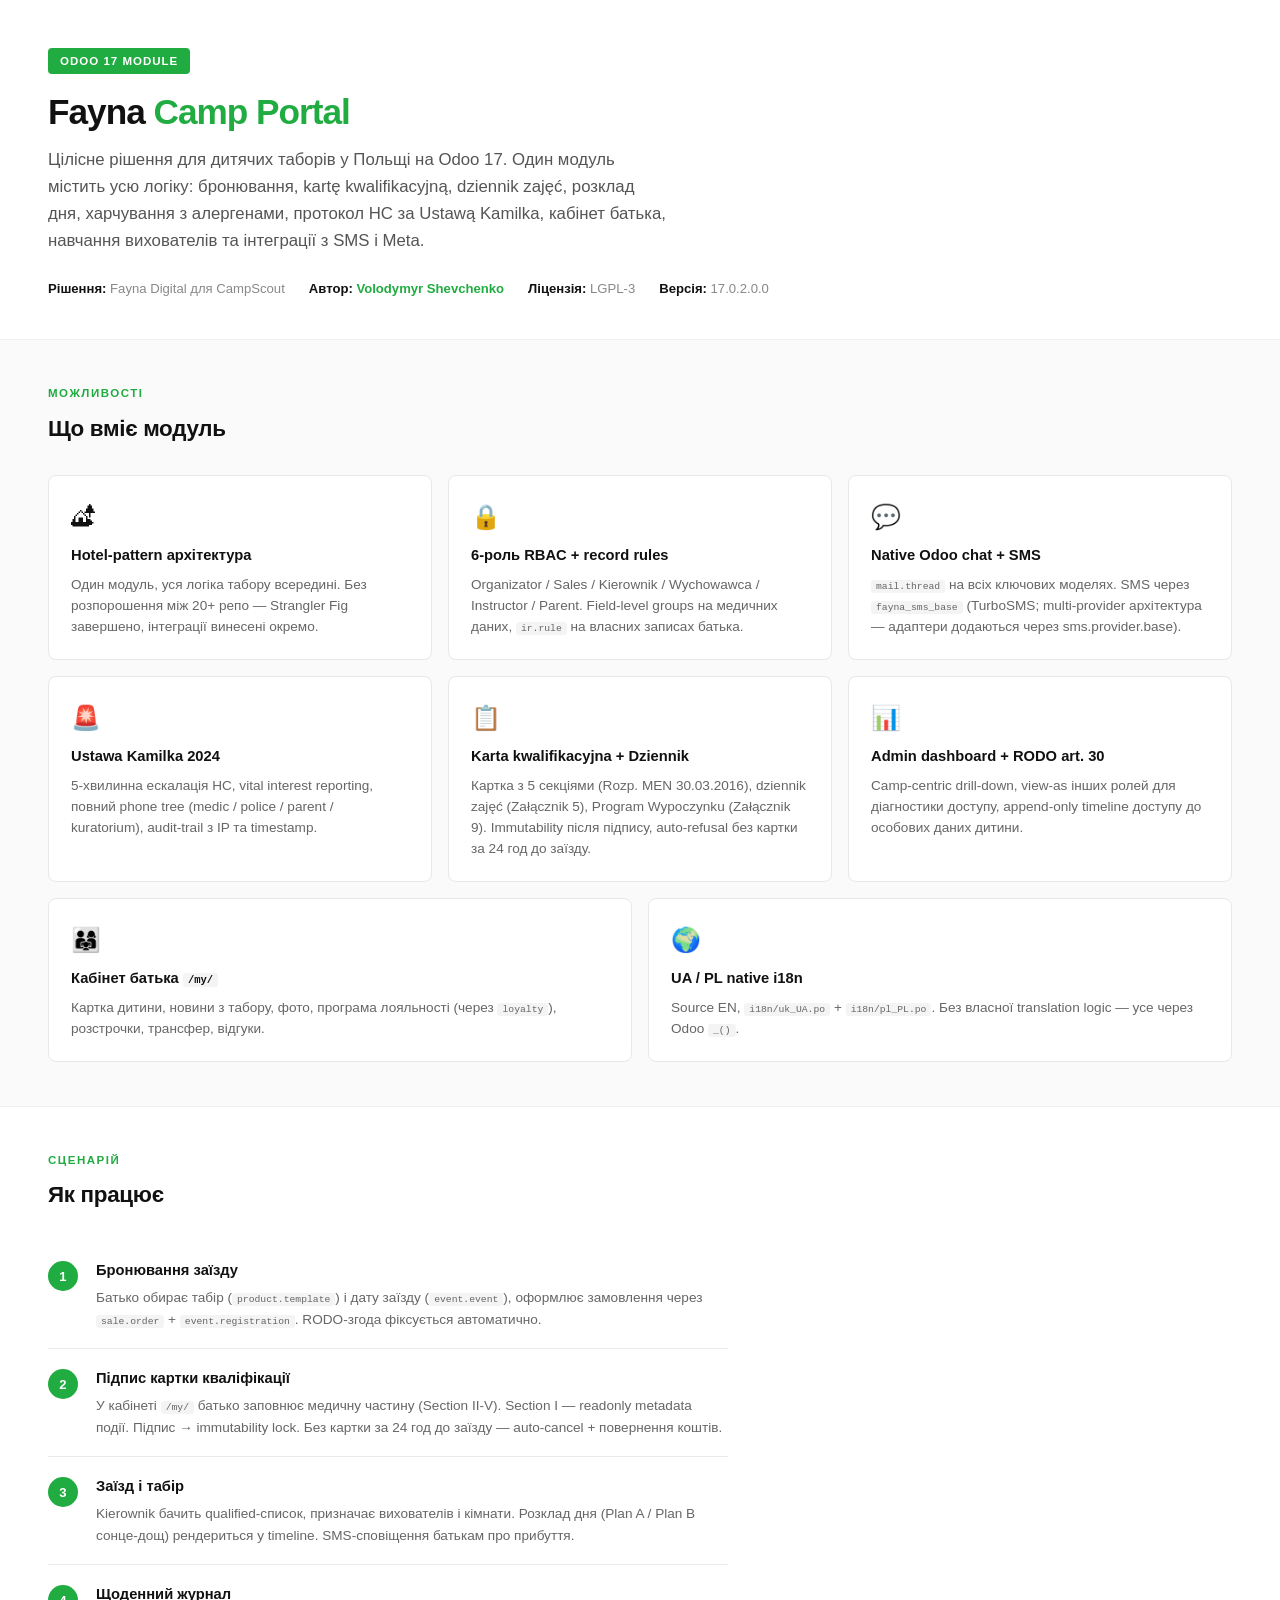
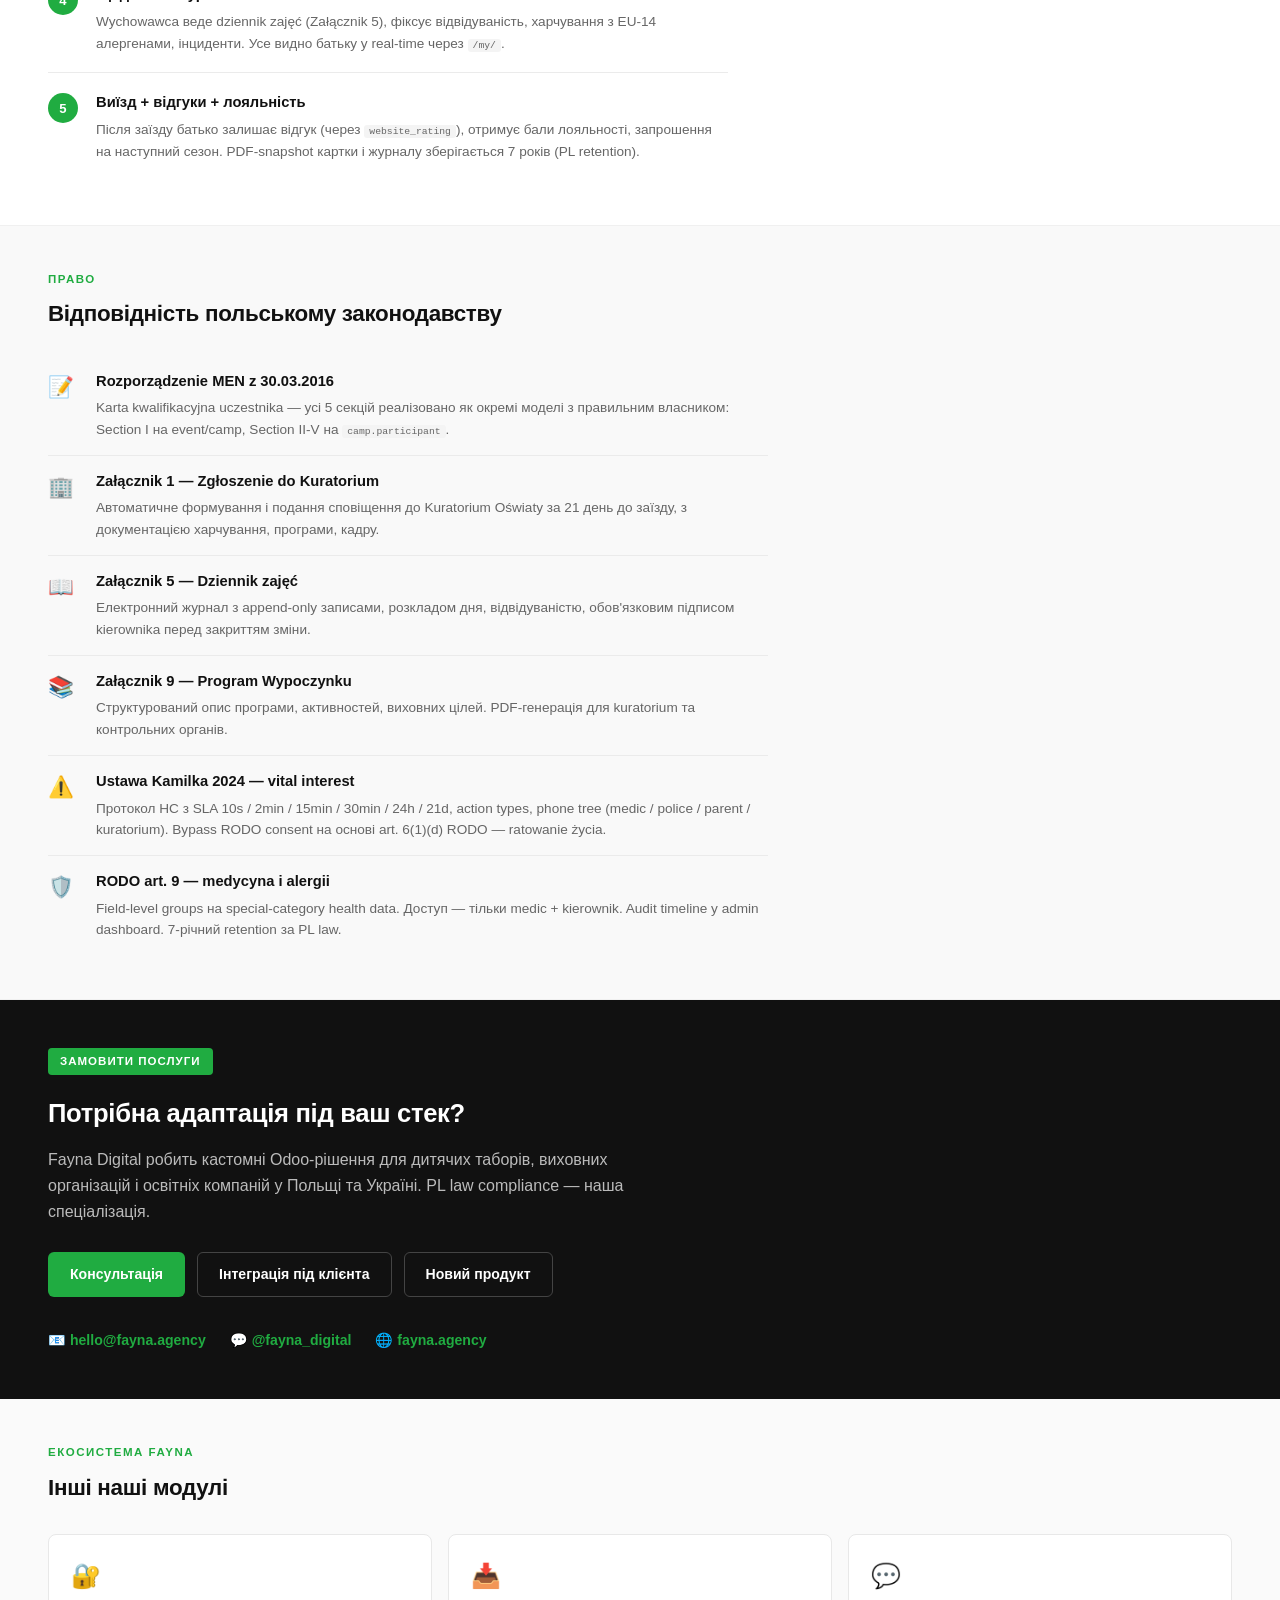
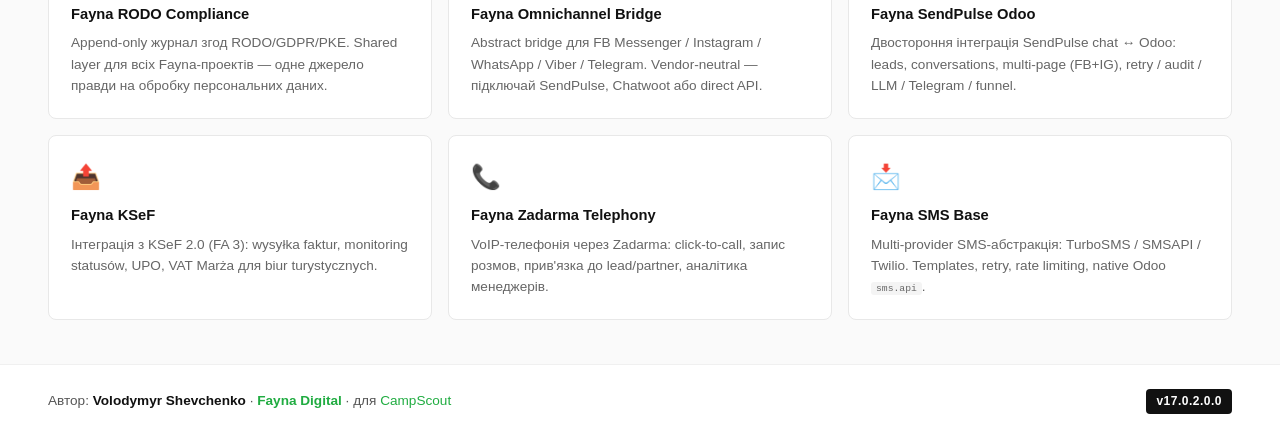
<file: static/description/index.html>
<html lang="uk">
<head><meta charset="utf-8"/></head>
<body style="font-family:-apple-system,BlinkMacSystemFont,'Segoe UI',Roboto,sans-serif;background:#fff;color:#111;line-height:1.6;margin:0;padding:0;">

<!-- HERO -->
<section style="padding:48px 48px 40px;border-bottom:1px solid #f0f0f0;">
  <div style="display:inline-block;background:#20ac41;color:#fff;font-size:0.72em;font-weight:700;letter-spacing:1px;text-transform:uppercase;padding:4px 12px;border-radius:4px;margin-bottom:18px;">Odoo 17 Module</div>
  <h1 style="font-size:2.2em;font-weight:800;letter-spacing:-1px;color:#111;line-height:1.15;margin:0 0 14px;">Fayna <span style="color:#20ac41;">Camp Portal</span></h1>
  <p style="font-size:1.05em;color:#555;max-width:620px;margin:0 0 24px;">Цілісне рішення для дитячих таборів у Польщі на Odoo 17. Один модуль містить усю логіку: бронювання, kartę kwalifikacyjną, dziennik zajęć, розклад дня, харчування з алергенами, протокол НС за Ustawą Kamilka, кабінет батька, навчання вихователів та інтеграції з SMS і Meta.</p>
  <div style="display:flex;gap:24px;flex-wrap:wrap;">
    <span style="font-size:0.82em;color:#888;"><strong style="color:#111;">Рішення:</strong> Fayna Digital для CampScout</span>
    <span style="font-size:0.82em;color:#888;"><strong style="color:#111;">Автор:</strong> <a href="https://fayna.agency" style="color:#20ac41;font-weight:600;text-decoration:none;">Volodymyr Shevchenko</a></span>
    <span style="font-size:0.82em;color:#888;"><strong style="color:#111;">Ліцензія:</strong> LGPL-3</span>
    <span style="font-size:0.82em;color:#888;"><strong style="color:#111;">Версія:</strong> 17.0.2.0.0</span>
  </div>
</section>

<!-- FEATURES -->
<section style="padding:44px 48px;border-bottom:1px solid #f0f0f0;background:#fafafa;">
  <div style="font-size:0.72em;font-weight:700;letter-spacing:1.5px;text-transform:uppercase;color:#20ac41;margin-bottom:8px;">Можливості</div>
  <h2 style="font-size:1.4em;font-weight:800;color:#111;margin:0 0 28px;letter-spacing:-0.3px;">Що вміє модуль</h2>
  <div style="display:flex;gap:16px;flex-wrap:wrap;">

    <div style="flex:1;min-width:240px;border:1px solid #e8e8e8;border-radius:8px;padding:22px;background:#fff;">
      <div style="font-size:1.5em;margin-bottom:8px;" aria-label="namet">&#127957;</div>
      <h4 style="font-size:0.92em;font-weight:700;color:#111;margin:0 0 6px;">Hotel-pattern архітектура</h4>
      <p style="font-size:0.85em;color:#666;margin:0;line-height:1.55;">Один модуль, уся логіка табору всередині. Без розпорошення між 20+ репо &#8212; Strangler Fig завершено, інтеграції винесені окремо.</p>
    </div>

    <div style="flex:1;min-width:240px;border:1px solid #e8e8e8;border-radius:8px;padding:22px;background:#fff;">
      <div style="font-size:1.5em;margin-bottom:8px;" aria-label="lock">&#128274;</div>
      <h4 style="font-size:0.92em;font-weight:700;color:#111;margin:0 0 6px;">6-роль RBAC + record rules</h4>
      <p style="font-size:0.85em;color:#666;margin:0;line-height:1.55;">Organizator / Sales / Kierownik / Wychowawca / Instructor / Parent. Field-level groups на медичних даних, <code style="background:#f4f4f4;border-radius:3px;padding:1px 5px;font-size:0.88em;">ir.rule</code> на власних записах батька.</p>
    </div>

    <div style="flex:1;min-width:240px;border:1px solid #e8e8e8;border-radius:8px;padding:22px;background:#fff;">
      <div style="font-size:1.5em;margin-bottom:8px;" aria-label="chat">&#128172;</div>
      <h4 style="font-size:0.92em;font-weight:700;color:#111;margin:0 0 6px;">Native Odoo chat + SMS</h4>
      <p style="font-size:0.85em;color:#666;margin:0;line-height:1.55;"><code style="background:#f4f4f4;border-radius:3px;padding:1px 5px;font-size:0.88em;">mail.thread</code> на всіх ключових моделях. SMS через <code style="background:#f4f4f4;border-radius:3px;padding:1px 5px;font-size:0.88em;">fayna_sms_base</code> (TurboSMS; multi-provider архітектура &#8212; адаптери додаються через sms.provider.base).</p>
    </div>

    <div style="flex:1;min-width:240px;border:1px solid #e8e8e8;border-radius:8px;padding:22px;background:#fff;">
      <div style="font-size:1.5em;margin-bottom:8px;" aria-label="alert">&#128680;</div>
      <h4 style="font-size:0.92em;font-weight:700;color:#111;margin:0 0 6px;">Ustawa Kamilka 2024</h4>
      <p style="font-size:0.85em;color:#666;margin:0;line-height:1.55;">5-хвилинна ескалація НС, vital interest reporting, повний phone tree (medic / police / parent / kuratorium), audit-trail з IP та timestamp.</p>
    </div>

    <div style="flex:1;min-width:240px;border:1px solid #e8e8e8;border-radius:8px;padding:22px;background:#fff;">
      <div style="font-size:1.5em;margin-bottom:8px;" aria-label="clipboard">&#128203;</div>
      <h4 style="font-size:0.92em;font-weight:700;color:#111;margin:0 0 6px;">Karta kwalifikacyjna + Dziennik</h4>
      <p style="font-size:0.85em;color:#666;margin:0;line-height:1.55;">Картка з 5 секціями (Rozp. MEN 30.03.2016), dziennik zajęć (Załącznik 5), Program Wypoczynku (Załącznik 9). Immutability після підпису, auto-refusal без картки за 24 год до заїзду.</p>
    </div>

    <div style="flex:1;min-width:240px;border:1px solid #e8e8e8;border-radius:8px;padding:22px;background:#fff;">
      <div style="font-size:1.5em;margin-bottom:8px;" aria-label="dashboard">&#128202;</div>
      <h4 style="font-size:0.92em;font-weight:700;color:#111;margin:0 0 6px;">Admin dashboard + RODO art. 30</h4>
      <p style="font-size:0.85em;color:#666;margin:0;line-height:1.55;">Camp-centric drill-down, view-as інших ролей для діагностики доступу, append-only timeline доступу до особових даних дитини.</p>
    </div>

    <div style="flex:1;min-width:240px;border:1px solid #e8e8e8;border-radius:8px;padding:22px;background:#fff;">
      <div style="font-size:1.5em;margin-bottom:8px;" aria-label="family">&#128104;&#8205;&#128105;&#8205;&#128103;</div>
      <h4 style="font-size:0.92em;font-weight:700;color:#111;margin:0 0 6px;">Кабінет батька <code style="background:#f4f4f4;border-radius:3px;padding:1px 5px;font-size:0.88em;">/my/</code></h4>
      <p style="font-size:0.85em;color:#666;margin:0;line-height:1.55;">Картка дитини, новини з табору, фото, програма лояльності (через <code style="background:#f4f4f4;border-radius:3px;padding:1px 5px;font-size:0.88em;">loyalty</code>), розстрочки, трансфер, відгуки.</p>
    </div>

    <div style="flex:1;min-width:240px;border:1px solid #e8e8e8;border-radius:8px;padding:22px;background:#fff;">
      <div style="font-size:1.5em;margin-bottom:8px;" aria-label="globe">&#127757;</div>
      <h4 style="font-size:0.92em;font-weight:700;color:#111;margin:0 0 6px;">UA / PL native i18n</h4>
      <p style="font-size:0.85em;color:#666;margin:0;line-height:1.55;">Source EN, <code style="background:#f4f4f4;border-radius:3px;padding:1px 5px;font-size:0.88em;">i18n/uk_UA.po</code> + <code style="background:#f4f4f4;border-radius:3px;padding:1px 5px;font-size:0.88em;">i18n/pl_PL.po</code>. Без власної translation logic &#8212; усе через Odoo <code style="background:#f4f4f4;border-radius:3px;padding:1px 5px;font-size:0.88em;">_()</code>.</p>
    </div>

  </div>
</section>

<!-- FLOW -->
<section style="padding:44px 48px;border-bottom:1px solid #f0f0f0;">
  <div style="font-size:0.72em;font-weight:700;letter-spacing:1.5px;text-transform:uppercase;color:#20ac41;margin-bottom:8px;">Сценарій</div>
  <h2 style="font-size:1.4em;font-weight:800;color:#111;margin:0 0 28px;letter-spacing:-0.3px;">Як працює</h2>
  <div style="max-width:680px;">

    <div style="display:flex;gap:18px;padding:18px 0;border-bottom:1px solid #ebebeb;">
      <div style="width:30px;height:30px;min-width:30px;border-radius:50%;background:#20ac41;color:#fff;display:flex;align-items:center;justify-content:center;font-size:0.82em;font-weight:800;margin-top:2px;">1</div>
      <div><h5 style="font-size:0.92em;font-weight:700;color:#111;margin:0 0 4px;">Бронювання заїзду</h5><p style="font-size:0.85em;color:#666;margin:0;">Батько обирає табір (<code style="background:#f4f4f4;border-radius:3px;padding:1px 5px;font-size:0.88em;">product.template</code>) і дату заїзду (<code style="background:#f4f4f4;border-radius:3px;padding:1px 5px;font-size:0.88em;">event.event</code>), оформлює замовлення через <code style="background:#f4f4f4;border-radius:3px;padding:1px 5px;font-size:0.88em;">sale.order</code> + <code style="background:#f4f4f4;border-radius:3px;padding:1px 5px;font-size:0.88em;">event.registration</code>. RODO-згода фіксується автоматично.</p></div>
    </div>

    <div style="display:flex;gap:18px;padding:18px 0;border-bottom:1px solid #ebebeb;">
      <div style="width:30px;height:30px;min-width:30px;border-radius:50%;background:#20ac41;color:#fff;display:flex;align-items:center;justify-content:center;font-size:0.82em;font-weight:800;margin-top:2px;">2</div>
      <div><h5 style="font-size:0.92em;font-weight:700;color:#111;margin:0 0 4px;">Підпис картки кваліфікації</h5><p style="font-size:0.85em;color:#666;margin:0;">У кабінеті <code style="background:#f4f4f4;border-radius:3px;padding:1px 5px;font-size:0.88em;">/my/</code> батько заповнює медичну частину (Section II-V). Section I &#8212; readonly metadata події. Підпис &#8594; immutability lock. Без картки за 24 год до заїзду &#8212; auto-cancel + повернення коштів.</p></div>
    </div>

    <div style="display:flex;gap:18px;padding:18px 0;border-bottom:1px solid #ebebeb;">
      <div style="width:30px;height:30px;min-width:30px;border-radius:50%;background:#20ac41;color:#fff;display:flex;align-items:center;justify-content:center;font-size:0.82em;font-weight:800;margin-top:2px;">3</div>
      <div><h5 style="font-size:0.92em;font-weight:700;color:#111;margin:0 0 4px;">Заїзд і табір</h5><p style="font-size:0.85em;color:#666;margin:0;">Kierownik бачить qualified-список, призначає вихователів і кімнати. Розклад дня (Plan A / Plan B сонце-дощ) рендериться у timeline. SMS-сповіщення батькам про прибуття.</p></div>
    </div>

    <div style="display:flex;gap:18px;padding:18px 0;border-bottom:1px solid #ebebeb;">
      <div style="width:30px;height:30px;min-width:30px;border-radius:50%;background:#20ac41;color:#fff;display:flex;align-items:center;justify-content:center;font-size:0.82em;font-weight:800;margin-top:2px;">4</div>
      <div><h5 style="font-size:0.92em;font-weight:700;color:#111;margin:0 0 4px;">Щоденний журнал</h5><p style="font-size:0.85em;color:#666;margin:0;">Wychowawca веде dziennik zajęć (Załącznik 5), фіксує відвідуваність, харчування з EU-14 алергенами, інциденти. Усе видно батьку у real-time через <code style="background:#f4f4f4;border-radius:3px;padding:1px 5px;font-size:0.88em;">/my/</code>.</p></div>
    </div>

    <div style="display:flex;gap:18px;padding:18px 0;">
      <div style="width:30px;height:30px;min-width:30px;border-radius:50%;background:#20ac41;color:#fff;display:flex;align-items:center;justify-content:center;font-size:0.82em;font-weight:800;margin-top:2px;">5</div>
      <div><h5 style="font-size:0.92em;font-weight:700;color:#111;margin:0 0 4px;">Виїзд + відгуки + лояльність</h5><p style="font-size:0.85em;color:#666;margin:0;">Після заїзду батько залишає відгук (через <code style="background:#f4f4f4;border-radius:3px;padding:1px 5px;font-size:0.88em;">website_rating</code>), отримує бали лояльності, запрошення на наступний сезон. PDF-snapshot картки і журналу зберігається 7 років (PL retention).</p></div>
    </div>

  </div>
</section>

<!-- LAW COMPLIANCE -->
<section style="padding:44px 48px;border-bottom:1px solid #f0f0f0;background:#f9f9f9;">
  <div style="font-size:0.72em;font-weight:700;letter-spacing:1.5px;text-transform:uppercase;color:#20ac41;margin-bottom:8px;">Право</div>
  <h2 style="font-size:1.4em;font-weight:800;color:#111;margin:0 0 24px;letter-spacing:-0.3px;">Відповідність польському законодавству</h2>
  <div style="max-width:720px;">

    <div style="display:flex;gap:18px;padding:14px 0;border-bottom:1px solid #ebebeb;">
      <div style="font-size:1.3em;min-width:30px;" aria-label="document">&#128221;</div>
      <div><h5 style="font-size:0.92em;font-weight:700;color:#111;margin:0 0 4px;">Rozporządzenie MEN z 30.03.2016</h5><p style="font-size:0.85em;color:#666;margin:0;">Karta kwalifikacyjna uczestnika &#8212; усі 5 секцій реалізовано як окремі моделі з правильним власником: Section I на event/camp, Section II-V на <code style="background:#f4f4f4;border-radius:3px;padding:1px 5px;font-size:0.88em;">camp.participant</code>.</p></div>
    </div>

    <div style="display:flex;gap:18px;padding:14px 0;border-bottom:1px solid #ebebeb;">
      <div style="font-size:1.3em;min-width:30px;" aria-label="building">&#127970;</div>
      <div><h5 style="font-size:0.92em;font-weight:700;color:#111;margin:0 0 4px;">Załącznik 1 &#8212; Zgłoszenie do Kuratorium</h5><p style="font-size:0.85em;color:#666;margin:0;">Автоматичне формування і подання сповіщення до Kuratorium Oświaty за 21 день до заїзду, з документацією харчування, програми, кадру.</p></div>
    </div>

    <div style="display:flex;gap:18px;padding:14px 0;border-bottom:1px solid #ebebeb;">
      <div style="font-size:1.3em;min-width:30px;" aria-label="book">&#128214;</div>
      <div><h5 style="font-size:0.92em;font-weight:700;color:#111;margin:0 0 4px;">Załącznik 5 &#8212; Dziennik zajęć</h5><p style="font-size:0.85em;color:#666;margin:0;">Електронний журнал з append-only записами, розкладом дня, відвідуваністю, обов'язковим підписом kierownika перед закриттям зміни.</p></div>
    </div>

    <div style="display:flex;gap:18px;padding:14px 0;border-bottom:1px solid #ebebeb;">
      <div style="font-size:1.3em;min-width:30px;" aria-label="program">&#128218;</div>
      <div><h5 style="font-size:0.92em;font-weight:700;color:#111;margin:0 0 4px;">Załącznik 9 &#8212; Program Wypoczynku</h5><p style="font-size:0.85em;color:#666;margin:0;">Структурований опис програми, активностей, виховних цілей. PDF-генерація для kuratorium та контрольних органів.</p></div>
    </div>

    <div style="display:flex;gap:18px;padding:14px 0;border-bottom:1px solid #ebebeb;">
      <div style="font-size:1.3em;min-width:30px;" aria-label="warning">&#9888;&#65039;</div>
      <div><h5 style="font-size:0.92em;font-weight:700;color:#111;margin:0 0 4px;">Ustawa Kamilka 2024 &#8212; vital interest</h5><p style="font-size:0.85em;color:#666;margin:0;">Протокол НС з SLA 10s / 2min / 15min / 30min / 24h / 21d, action types, phone tree (medic / police / parent / kuratorium). Bypass RODO consent на основі art. 6(1)(d) RODO &#8212; ratowanie życia.</p></div>
    </div>

    <div style="display:flex;gap:18px;padding:14px 0;">
      <div style="font-size:1.3em;min-width:30px;" aria-label="shield">&#128737;&#65039;</div>
      <div><h5 style="font-size:0.92em;font-weight:700;color:#111;margin:0 0 4px;">RODO art. 9 &#8212; medycyna i alergii</h5><p style="font-size:0.85em;color:#666;margin:0;">Field-level groups на special-category health data. Доступ &#8212; тільки medic + kierownik. Audit timeline у admin dashboard. 7-річний retention за PL law.</p></div>
    </div>

  </div>
</section>

<!-- CTA -->
<section style="padding:48px 48px;background:#111;color:#fff;">
  <div style="display:inline-block;background:#20ac41;color:#fff;font-size:0.72em;font-weight:700;letter-spacing:1px;text-transform:uppercase;padding:4px 12px;border-radius:4px;margin-bottom:18px;">Замовити послуги</div>
  <h2 style="font-size:1.6em;font-weight:800;color:#fff;margin:0 0 14px;letter-spacing:-0.3px;">Потрібна адаптація під ваш стек?</h2>
  <p style="font-size:1em;color:#bbb;max-width:580px;margin:0 0 28px;">Fayna Digital робить кастомні Odoo-рішення для дитячих таборів, виховних організацій і освітніх компаній у Польщі та Україні. PL law compliance &#8212; наша спеціалізація.</p>
  <div style="display:flex;gap:12px;flex-wrap:wrap;margin-bottom:32px;">
    <a href="mailto:hello@fayna.agency?subject=Camp%20Portal%20%E2%80%94%20%D0%9A%D0%BE%D0%BD%D1%81%D1%83%D0%BB%D1%8C%D1%82%D0%B0%D1%86%D1%96%D1%8F" style="display:inline-block;background:#20ac41;color:#fff;font-size:0.88em;font-weight:700;padding:11px 22px;border-radius:6px;text-decoration:none;">Консультація</a>
    <a href="mailto:hello@fayna.agency?subject=Camp%20Portal%20%E2%80%94%20%D0%86%D0%BD%D1%82%D0%B5%D0%B3%D1%80%D0%B0%D1%86%D1%96%D1%8F" style="display:inline-block;background:transparent;color:#fff;font-size:0.88em;font-weight:700;padding:10px 21px;border:1px solid #444;border-radius:6px;text-decoration:none;">Інтеграція під клієнта</a>
    <a href="mailto:hello@fayna.agency?subject=Camp%20Portal%20%E2%80%94%20%D0%9D%D0%BE%D0%B2%D0%B8%D0%B9%20%D0%BF%D1%80%D0%BE%D0%B4%D1%83%D0%BA%D1%82" style="display:inline-block;background:transparent;color:#fff;font-size:0.88em;font-weight:700;padding:10px 21px;border:1px solid #444;border-radius:6px;text-decoration:none;">Новий продукт</a>
  </div>
  <div style="display:flex;gap:24px;flex-wrap:wrap;font-size:0.88em;color:#bbb;">
    <span><span aria-label="email">&#128231;</span>&#160;<a href="mailto:hello@fayna.agency" style="color:#20ac41;text-decoration:none;font-weight:600;">hello@fayna.agency</a></span>
    <span><span aria-label="telegram">&#128172;</span>&#160;<a href="https://t.me/fayna_digital" style="color:#20ac41;text-decoration:none;font-weight:600;">@fayna_digital</a></span>
    <span><span aria-label="website">&#127760;</span>&#160;<a href="https://fayna.agency" style="color:#20ac41;text-decoration:none;font-weight:600;">fayna.agency</a></span>
  </div>
</section>

<!-- CROSS-SELL -->
<section style="padding:44px 48px;border-bottom:1px solid #f0f0f0;background:#fafafa;">
  <div style="font-size:0.72em;font-weight:700;letter-spacing:1.5px;text-transform:uppercase;color:#20ac41;margin-bottom:8px;">Екосистема Fayna</div>
  <h2 style="font-size:1.4em;font-weight:800;color:#111;margin:0 0 28px;letter-spacing:-0.3px;">Інші наші модулі</h2>
  <div style="display:flex;gap:16px;flex-wrap:wrap;">

    <div style="flex:1;min-width:280px;border:1px solid #e8e8e8;border-radius:8px;padding:22px;background:#fff;">
      <div style="font-size:1.5em;margin-bottom:8px;" aria-label="lock">&#128272;</div>
      <h4 style="font-size:0.92em;font-weight:700;color:#111;margin:0 0 6px;">Fayna RODO Compliance</h4>
      <p style="font-size:0.85em;color:#666;margin:0;line-height:1.55;">Append-only журнал згод RODO/GDPR/PKE. Shared layer для всіх Fayna-проектів &#8212; одне джерело правди на обробку персональних даних.</p>
    </div>

    <div style="flex:1;min-width:280px;border:1px solid #e8e8e8;border-radius:8px;padding:22px;background:#fff;">
      <div style="font-size:1.5em;margin-bottom:8px;" aria-label="inbox">&#128229;</div>
      <h4 style="font-size:0.92em;font-weight:700;color:#111;margin:0 0 6px;">Fayna Omnichannel Bridge</h4>
      <p style="font-size:0.85em;color:#666;margin:0;line-height:1.55;">Abstract bridge для FB Messenger / Instagram / WhatsApp / Viber / Telegram. Vendor-neutral &#8212; підключай SendPulse, Chatwoot або direct API.</p>
    </div>

    <div style="flex:1;min-width:280px;border:1px solid #e8e8e8;border-radius:8px;padding:22px;background:#fff;">
      <div style="font-size:1.5em;margin-bottom:8px;" aria-label="chat">&#128172;</div>
      <h4 style="font-size:0.92em;font-weight:700;color:#111;margin:0 0 6px;">Fayna SendPulse Odoo</h4>
      <p style="font-size:0.85em;color:#666;margin:0;line-height:1.55;">Двостороння інтеграція SendPulse chat &#8596; Odoo: leads, conversations, multi-page (FB+IG), retry / audit / LLM / Telegram / funnel.</p>
    </div>

    <div style="flex:1;min-width:280px;border:1px solid #e8e8e8;border-radius:8px;padding:22px;background:#fff;">
      <div style="font-size:1.5em;margin-bottom:8px;" aria-label="outbox">&#128228;</div>
      <h4 style="font-size:0.92em;font-weight:700;color:#111;margin:0 0 6px;">Fayna KSeF</h4>
      <p style="font-size:0.85em;color:#666;margin:0;line-height:1.55;">Інтеграція з KSeF 2.0 (FA 3): wysyłka faktur, monitoring statusów, UPO, VAT Marża для biur turystycznych.</p>
    </div>

    <div style="flex:1;min-width:280px;border:1px solid #e8e8e8;border-radius:8px;padding:22px;background:#fff;">
      <div style="font-size:1.5em;margin-bottom:8px;" aria-label="phone">&#128222;</div>
      <h4 style="font-size:0.92em;font-weight:700;color:#111;margin:0 0 6px;">Fayna Zadarma Telephony</h4>
      <p style="font-size:0.85em;color:#666;margin:0;line-height:1.55;">VoIP-телефонія через Zadarma: click-to-call, запис розмов, прив'язка до lead/partner, аналітика менеджерів.</p>
    </div>

    <div style="flex:1;min-width:280px;border:1px solid #e8e8e8;border-radius:8px;padding:22px;background:#fff;">
      <div style="font-size:1.5em;margin-bottom:8px;" aria-label="envelope">&#128233;</div>
      <h4 style="font-size:0.92em;font-weight:700;color:#111;margin:0 0 6px;">Fayna SMS Base</h4>
      <p style="font-size:0.85em;color:#666;margin:0;line-height:1.55;">Multi-provider SMS-абстракція: TurboSMS / SMSAPI / Twilio. Templates, retry, rate limiting, native Odoo <code style="background:#f4f4f4;border-radius:3px;padding:1px 5px;font-size:0.88em;">sms.api</code>.</p>
    </div>

  </div>
</section>

<!-- FOOTER -->
<footer style="padding:24px 48px;display:flex;align-items:center;justify-content:space-between;flex-wrap:wrap;gap:10px;">
  <div style="font-size:0.85em;color:#555;">
    Автор: <strong style="color:#111;">Volodymyr Shevchenko</strong> &#183; <a href="https://fayna.agency" style="color:#20ac41;text-decoration:none;font-weight:600;">Fayna Digital</a> &#183; для <a href="https://campscout.eu" style="color:#20ac41;text-decoration:none;">CampScout</a>
  </div>
  <div style="background:#111;color:#fff;font-size:0.75em;font-weight:700;padding:3px 10px;border-radius:4px;letter-spacing:0.5px;">v17.0.2.0.0</div>
</footer>

</body>
</html>
</file>
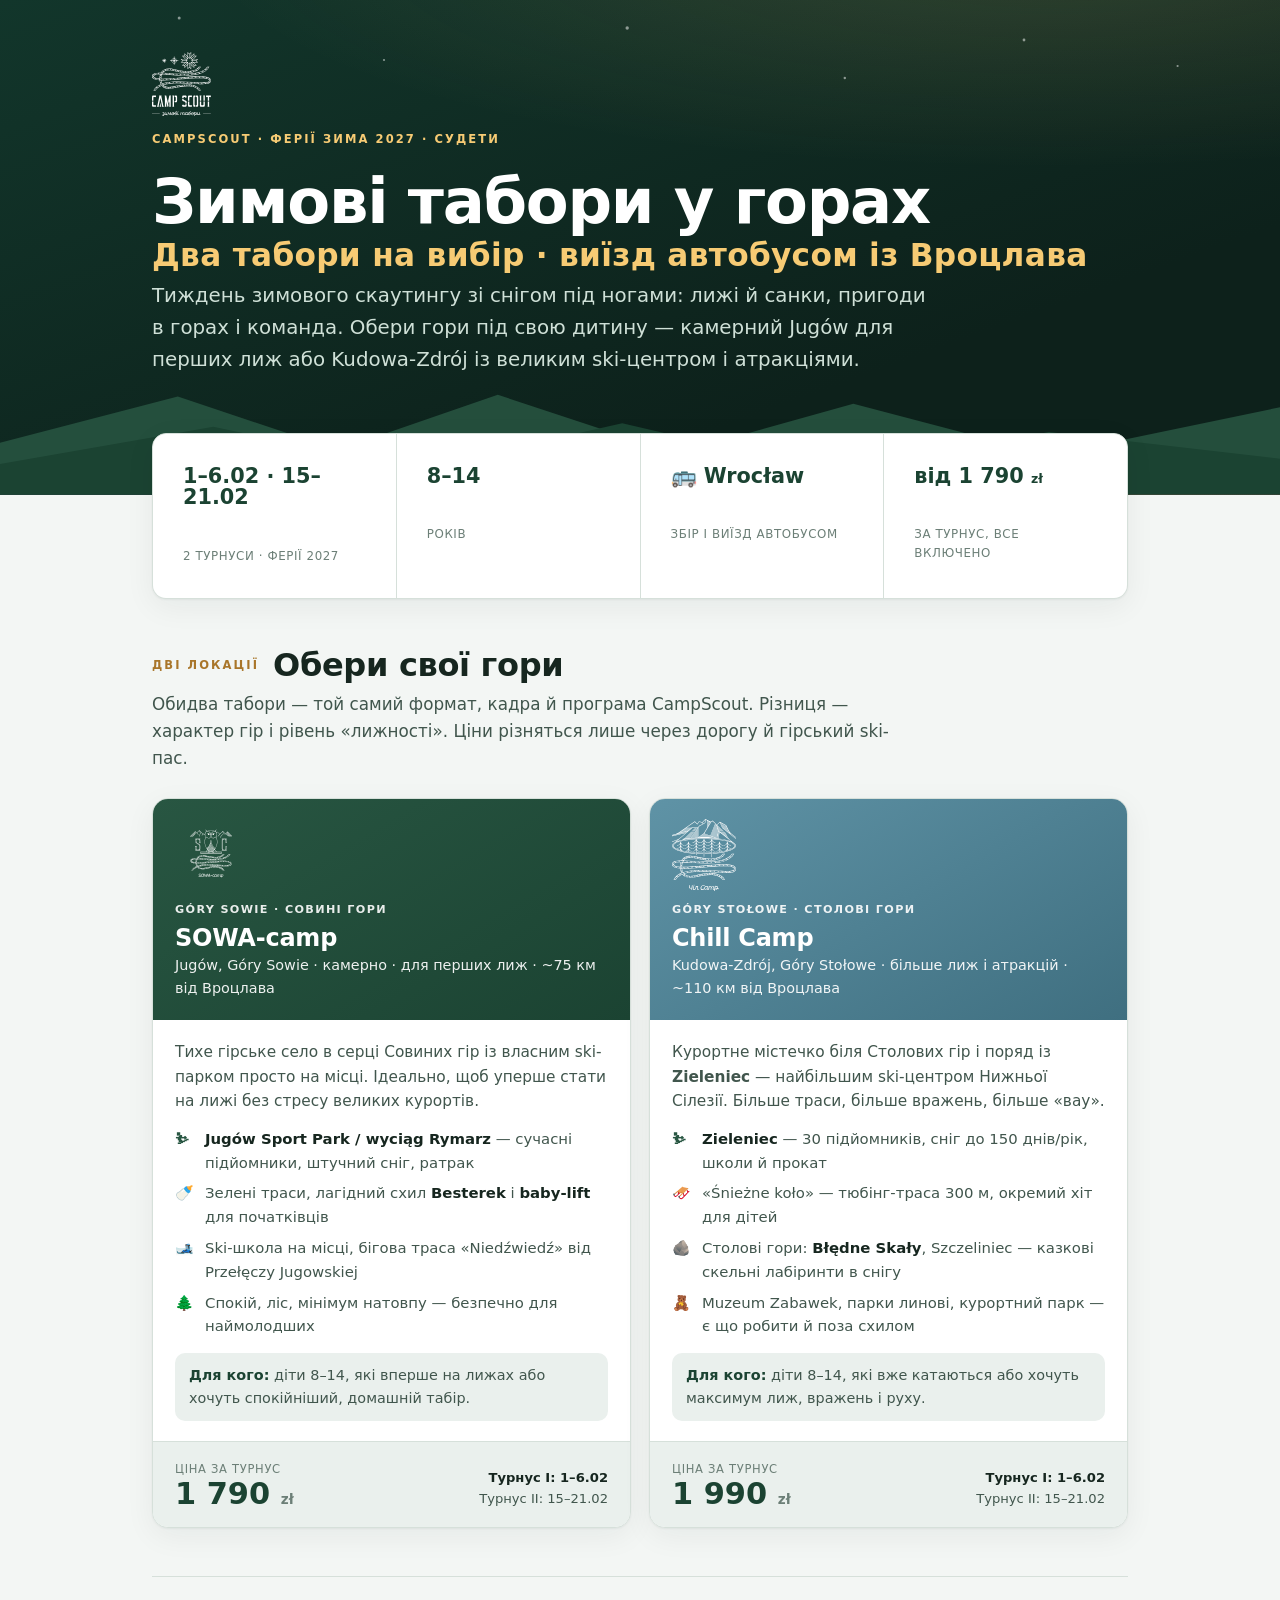
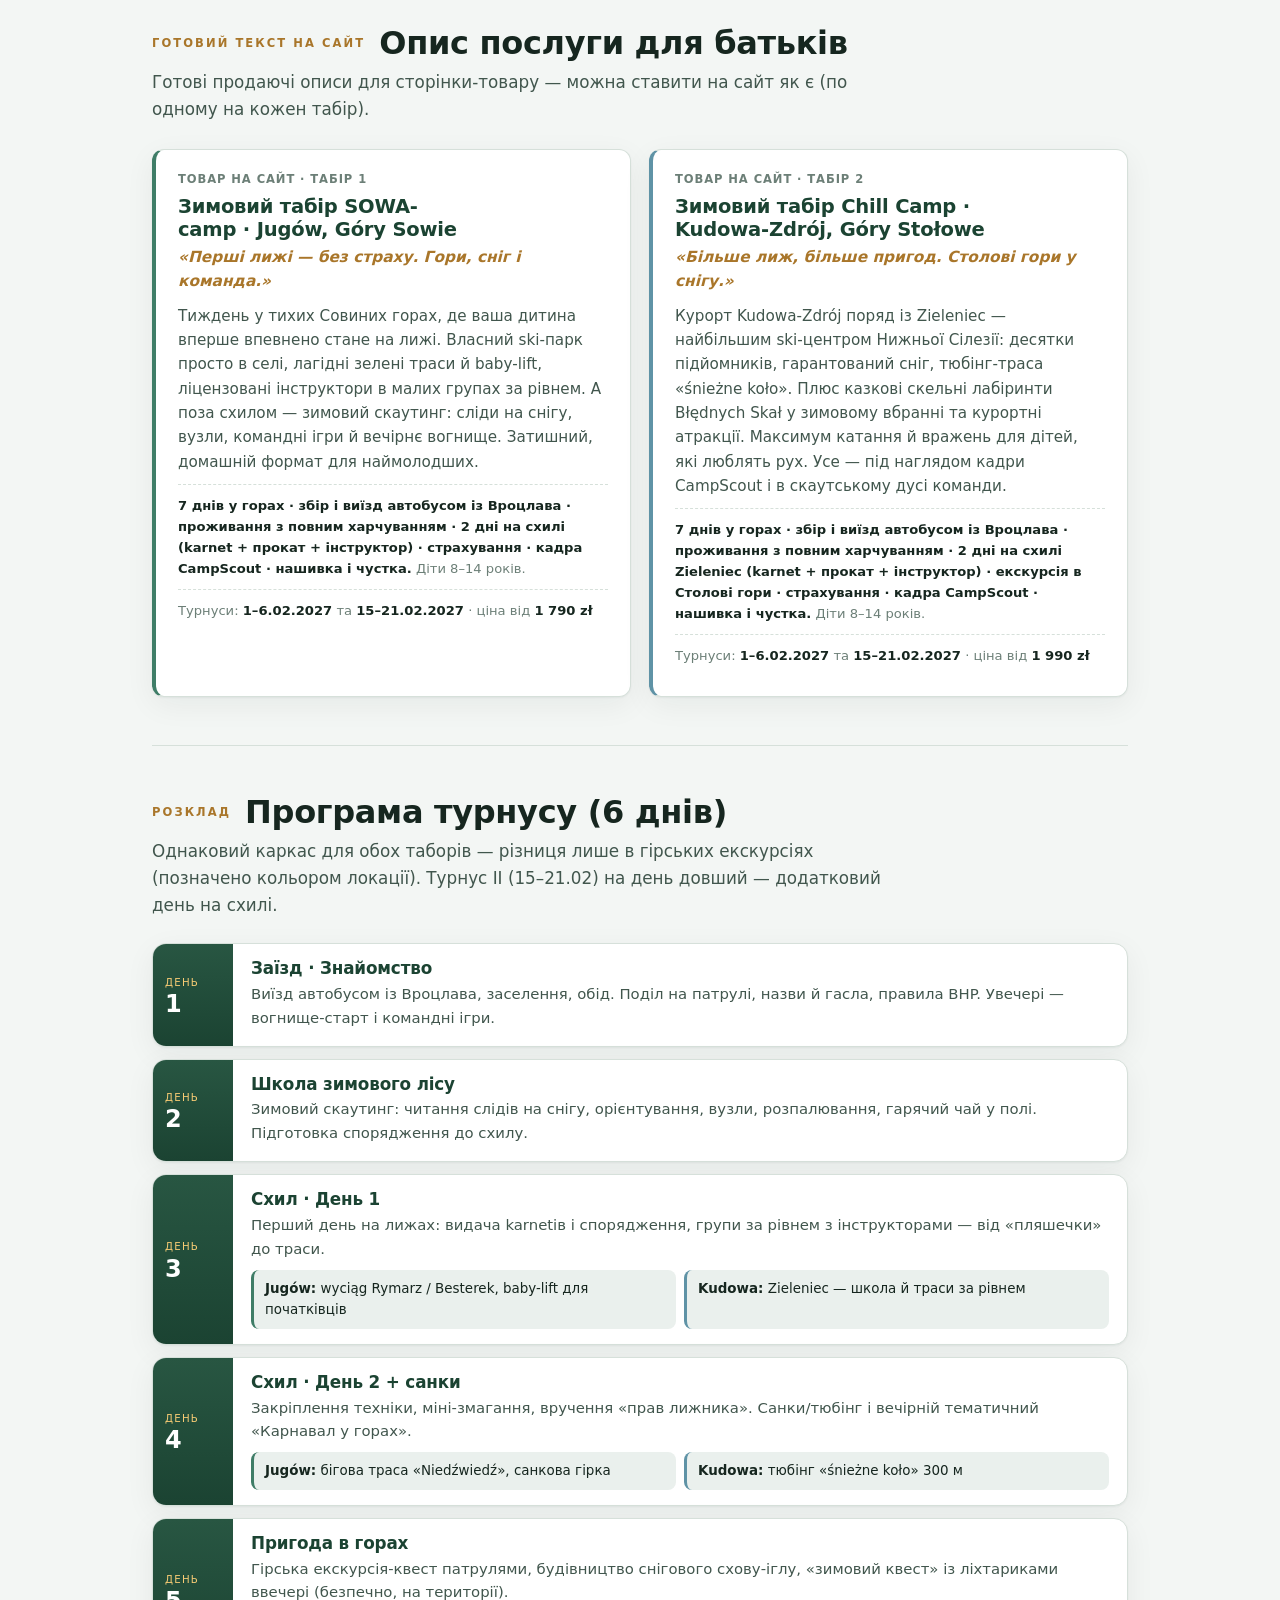
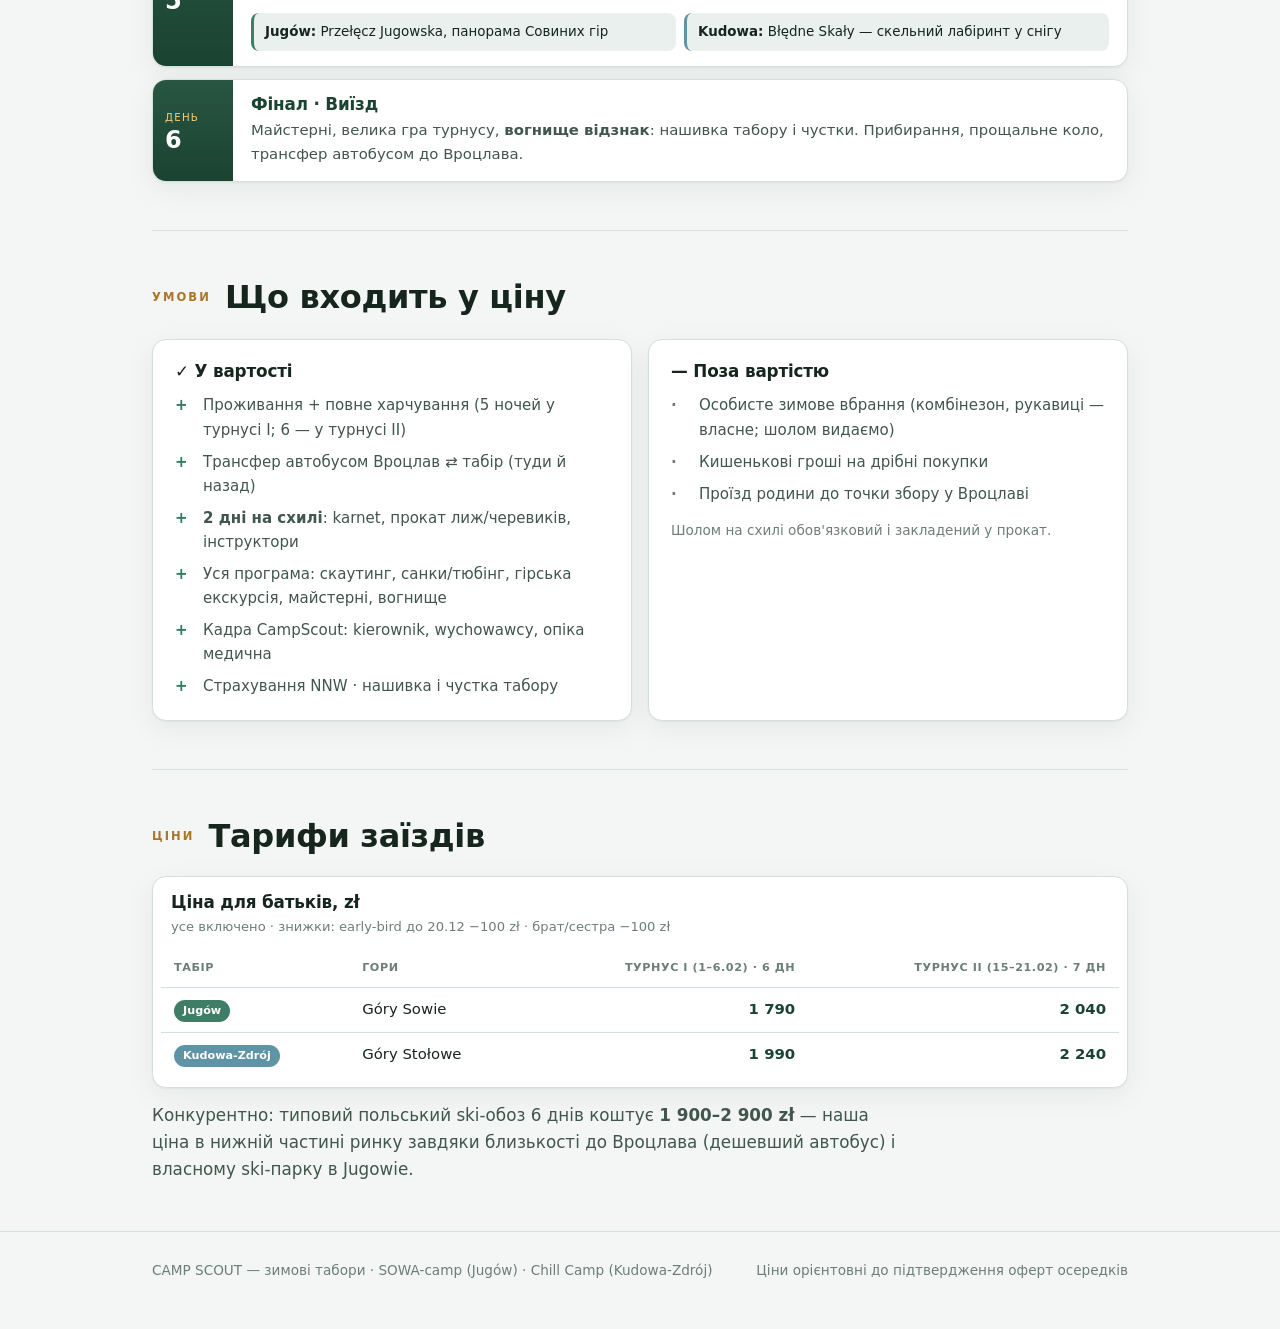
<file: static/src/kadry/ferie2027.html>
<!DOCTYPE html>
<html lang="uk">
<head>
<meta charset="utf-8">
<meta name="viewport" content="width=device-width, initial-scale=1">
<title>CAMP SCOUT — зимові табори 2027 (SOWA-camp · Chill Camp)</title>
<style>
  :root{
    --pine-950:#0d211b;--pine-900:#12362b;--pine-800:#1b4332;--pine-700:#285642;--pine-600:#356a53;
    --gold:#f7cb74;--gold-deep:#d9a441;--ice:#9cc4d2;--ice-deep:#5f93a6;
    --bg:#f3f6f4;--bg-panel:#ffffff;--bg-sunk:#eaf0ed;--ink:#16261f;--ink-soft:#41564d;--ink-faint:#6c7f77;
    --line:#d6e0da;--line-strong:#c1cfc7;--accent:#285642;--accent-ink:#1b4332;--gold-on-bg:#a9762a;
    --shadow:0 1px 2px rgba(16,38,31,.05),0 8px 30px rgba(16,38,31,.06);
    --good:#2f7d5b;--warn:#b5772a;
    --sowie:#3f7d67;--stolowe:#5f93a6;
  }
  @media (prefers-color-scheme:dark){:root{
    --bg:#0d211b;--bg-panel:#12362b;--bg-sunk:#0a1a15;--ink:#eaf2ee;--ink-soft:#b7c9c0;--ink-faint:#84988e;
    --line:#234437;--line-strong:#2f5645;--accent:#4f9b78;--accent-ink:#8fd3ac;--gold-on-bg:#f7cb74;
    --shadow:0 1px 2px rgba(0,0,0,.3),0 12px 40px rgba(0,0,0,.35);--good:#5cc191;--warn:#e0a856;
    --sowie:#6fb394;--stolowe:#8fc0d2;
  }}
  :root[data-theme="light"]{--bg:#f3f6f4;--bg-panel:#ffffff;--bg-sunk:#eaf0ed;--ink:#16261f;--ink-soft:#41564d;--ink-faint:#6c7f77;--line:#d6e0da;--line-strong:#c1cfc7;--accent:#285642;--accent-ink:#1b4332;--gold-on-bg:#a9762a;--shadow:0 1px 2px rgba(16,38,31,.05),0 8px 30px rgba(16,38,31,.06);--good:#2f7d5b;--warn:#b5772a;--sowie:#3f7d67;--stolowe:#5f93a6;}
  :root[data-theme="dark"]{--bg:#0d211b;--bg-panel:#12362b;--bg-sunk:#0a1a15;--ink:#eaf2ee;--ink-soft:#b7c9c0;--ink-faint:#84988e;--line:#234437;--line-strong:#2f5645;--accent:#4f9b78;--accent-ink:#8fd3ac;--gold-on-bg:#f7cb74;--shadow:0 1px 2px rgba(0,0,0,.3),0 12px 40px rgba(0,0,0,.35);--good:#5cc191;--warn:#e0a856;--sowie:#6fb394;--stolowe:#8fc0d2;}

  *{box-sizing:border-box}
  body{margin:0;background:var(--bg);color:var(--ink);font-family:"Segoe UI",system-ui,-apple-system,Roboto,Helvetica,Arial,sans-serif;line-height:1.6;font-size:17px;-webkit-font-smoothing:antialiased}
  .wrap{max-width:1020px;margin:0 auto;padding:0 22px}
  h1,h2,h3{line-height:1.13;text-wrap:balance;font-weight:800;letter-spacing:-.01em}
  .num{font-variant-numeric:tabular-nums}
  .eyebrow{text-transform:uppercase;letter-spacing:.18em;font-size:.72rem;font-weight:700;color:var(--gold-on-bg)}

  /* hero */
  .hero{position:relative;overflow:hidden;color:#eaf2ee;background:radial-gradient(120% 80% at 82% -10%,rgba(247,203,116,.14),transparent 55%),linear-gradient(160deg,var(--pine-900),var(--pine-950) 72%);border-bottom:1px solid rgba(255,255,255,.06)}
  .hero .wrap{position:relative;z-index:2;padding:52px 22px 118px}
  .hero .eyebrow{color:var(--gold)}
  .hero h1{font-size:clamp(2.3rem,6vw,3.9rem);margin:.3em 0 .12em;color:#fff;letter-spacing:-.02em}
  .hero h1 span{color:var(--gold);display:block;font-size:.5em;font-weight:600;letter-spacing:.01em}
  .hero .lede{font-size:clamp(1.02rem,2.2vw,1.24rem);color:#cfe0d7;max-width:62ch;margin:.2em 0 0}
  .ridge{position:absolute;left:0;right:0;bottom:-1px;z-index:1;width:100%;height:auto;display:block}
  .ridge .r1{fill:var(--pine-800)}.ridge .r2{fill:var(--pine-700);opacity:.85}
  @media (prefers-reduced-motion:no-preference){.flake{animation:fall linear infinite}@keyframes fall{to{transform:translateY(140px)}}}

  .facts{position:relative;z-index:3;margin-top:-62px;display:grid;grid-template-columns:repeat(4,1fr);gap:1px;background:var(--line);border:1px solid var(--line);border-radius:14px;overflow:hidden;box-shadow:var(--shadow)}
  .facts div{background:var(--bg-panel);padding:16px 15px}
  .facts .k{font-size:1.3rem;font-weight:800;color:var(--accent-ink);line-height:1.05}
  .facts .l{font-size:.74rem;color:var(--ink-faint);margin-top:6px;text-transform:uppercase;letter-spacing:.05em}
  @media(max-width:680px){.facts{grid-template-columns:repeat(2,1fr)}}

  section{padding:48px 0}
  .sec-head{display:flex;align-items:baseline;gap:14px;margin-bottom:8px;flex-wrap:wrap}
  .sec-head h2{font-size:clamp(1.5rem,3.3vw,2rem);margin:0}
  .lead-copy{max-width:70ch;color:var(--ink-soft);font-size:1.05rem;margin:.4em 0 0}

  /* two camp cards */
  .camps{display:grid;grid-template-columns:1fr 1fr;gap:18px;margin-top:26px}
  @media(max-width:760px){.camps{grid-template-columns:1fr}}
  .camp{background:var(--bg-panel);border:1px solid var(--line);border-radius:16px;box-shadow:var(--shadow);overflow:hidden;display:flex;flex-direction:column}
  .camp .top{padding:20px 22px;color:#fff;position:relative}
  .camp.sowie .top{background:linear-gradient(150deg,var(--pine-700),var(--pine-800))}
  .camp.stolowe .top{background:linear-gradient(150deg,var(--ice-deep),#3f6f80)}
  .camp .top .badge{font-size:.7rem;text-transform:uppercase;letter-spacing:.12em;font-weight:700;opacity:.9}
  .camp .top h3{margin:6px 0 2px;font-size:1.5rem;color:#fff}
  .camp .top .sub{font-size:.9rem;opacity:.92}
  .camp .body{padding:20px 22px;display:flex;flex-direction:column;gap:14px;flex:1}
  .camp .desc{margin:0;color:var(--ink-soft);font-size:.96rem}
  .feat{margin:0;padding:0;list-style:none;display:grid;gap:7px}
  .feat li{display:grid;grid-template-columns:22px 1fr;gap:8px;font-size:.93rem;color:var(--ink-soft)}
  .feat li b{color:var(--ink);font-weight:600}
  .feat .i{color:var(--accent);font-weight:800}
  .forwho{background:var(--bg-sunk);border-radius:10px;padding:11px 14px;font-size:.9rem;color:var(--ink-soft)}
  .forwho b{color:var(--accent-ink)}
  .camp .foot{margin-top:auto;padding:18px 22px;border-top:1px solid var(--line);display:flex;align-items:flex-end;justify-content:space-between;gap:12px;background:var(--bg-sunk)}
  .camp .foot .price .amt{font-size:1.9rem;font-weight:800;color:var(--accent-ink);line-height:1}
  .camp .foot .price .amt small{font-size:.85rem;font-weight:600;color:var(--ink-faint)}
  .camp .foot .price .from{font-size:.72rem;text-transform:uppercase;letter-spacing:.06em;color:var(--ink-faint)}
  .camp .foot .dates{text-align:right;font-size:.82rem;color:var(--ink-soft)}
  .camp .foot .dates b{color:var(--ink);display:block}

  .divider{height:1px;background:var(--line)}

  /* website copy blocks */
  .site-copy{display:grid;grid-template-columns:1fr 1fr;gap:18px;margin-top:26px}
  @media(max-width:760px){.site-copy{grid-template-columns:1fr}}
  .blurb{background:var(--bg-panel);border:1px solid var(--line);border-left:4px solid var(--sowie);border-radius:12px;padding:20px 22px;box-shadow:var(--shadow)}
  .blurb.stolowe{border-left-color:var(--stolowe)}
  .blurb .tag{font-size:.72rem;text-transform:uppercase;letter-spacing:.08em;color:var(--ink-faint);font-weight:700}
  .blurb h3{margin:8px 0 4px;font-size:1.22rem;color:var(--accent-ink)}
  .blurb .slogan{font-style:italic;color:var(--gold-on-bg);font-weight:600;margin:0 0 10px;font-size:.96rem}
  .blurb p{margin:0 0 10px;color:var(--ink-soft);font-size:.95rem}
  .blurb .mini{font-size:.82rem;color:var(--ink-faint);border-top:1px dashed var(--line);padding-top:10px;margin-top:4px}
  .blurb .mini b{color:var(--ink)}

  /* program */
  .days{display:flex;flex-direction:column;gap:12px;margin-top:24px}
  .day{background:var(--bg-panel);border:1px solid var(--line);border-radius:14px;box-shadow:var(--shadow);overflow:hidden;display:grid;grid-template-columns:80px 1fr}
  @media(max-width:600px){.day{grid-template-columns:1fr}}
  .day .rail{background:linear-gradient(180deg,var(--pine-700),var(--pine-800));color:#fff;padding:16px 12px;display:flex;flex-direction:column;justify-content:center;gap:2px}
  .day .rail .dn{font-size:.64rem;text-transform:uppercase;letter-spacing:.12em;color:var(--gold)}
  .day .rail .dd{font-size:1.5rem;font-weight:800;line-height:1}
  .day .body{padding:15px 18px}
  .day .body h3{margin:0 0 5px;font-size:1.05rem;color:var(--accent-ink)}
  .day .body p{margin:0;color:var(--ink-soft);font-size:.93rem}
  .day .body .split{margin-top:8px;display:grid;grid-template-columns:1fr 1fr;gap:8px}
  @media(max-width:520px){.day .body .split{grid-template-columns:1fr}}
  .day .body .split div{font-size:.84rem;padding:8px 11px;border-radius:8px;background:var(--bg-sunk)}
  .day .body .split .s1{border-left:3px solid var(--sowie)}
  .day .body .split .s2{border-left:3px solid var(--stolowe)}
  .day .body .split b{color:var(--ink)}

  .card{background:var(--bg-panel);border:1px solid var(--line);border-radius:14px;padding:22px;box-shadow:var(--shadow)}
  .two{display:grid;grid-template-columns:1fr 1fr;gap:16px;margin-top:24px}
  @media(max-width:680px){.two{grid-template-columns:1fr}}
  .card h3{margin:0 0 12px;font-size:1.05rem}
  .card ul{margin:0;padding:0;list-style:none;display:grid;gap:8px}
  .card li{display:grid;grid-template-columns:20px 1fr;gap:8px;font-size:.94rem;color:var(--ink-soft)}
  .incl .m{color:var(--good);font-weight:800}
  .excl .m{color:var(--ink-faint);font-weight:800}

  /* pricing table */
  .tbl-card{background:var(--bg-panel);border:1px solid var(--line);border-radius:14px;box-shadow:var(--shadow);overflow:hidden;margin-top:22px}
  .tbl-card>.cap{padding:16px 18px 2px}
  .tbl-card .cap h3{margin:0;font-size:1.05rem}
  .tbl-card .cap p{margin:4px 0 0;font-size:.82rem;color:var(--ink-faint)}
  .tbl-wrap{overflow-x:auto;padding:10px 8px 10px}
  table{width:100%;border-collapse:collapse;font-size:.93rem;min-width:520px}
  th,td{padding:10px 13px;text-align:left}
  thead th{font-size:.7rem;text-transform:uppercase;letter-spacing:.05em;color:var(--ink-faint);font-weight:700;border-bottom:1px solid var(--line)}
  tbody td{border-bottom:1px solid var(--line)}
  tbody tr:last-child td{border-bottom:0}
  td.n,th.n{text-align:right;font-variant-numeric:tabular-nums;white-space:nowrap}
  .pill{display:inline-block;font-size:.7rem;font-weight:700;padding:2px 9px;border-radius:20px;color:#fff}
  .pill.s{background:var(--sowie)}.pill.k{background:var(--stolowe)}
  .big{font-weight:800;color:var(--accent-ink)}

  .note{background:var(--bg-sunk);border:1px solid var(--line);border-left:3px solid var(--gold-deep);border-radius:10px;padding:15px 18px;font-size:.9rem;color:var(--ink-soft);margin-top:20px}
  .note b{color:var(--ink)}
  .note ul{margin:8px 0 0;padding-left:18px}.note li{margin:3px 0}
  .internal{border-left-color:var(--ice-deep);background:var(--bg-sunk)}

  footer{border-top:1px solid var(--line);padding:28px 0 48px;color:var(--ink-faint);font-size:.85rem}
  footer .wrap{display:flex;justify-content:space-between;gap:12px;flex-wrap:wrap}
  .hero img.umbrella-logo{height:64px;width:auto;margin-bottom:14px;display:block}
  .camp .top img.brand-logo{display:block;height:72px;width:auto;margin-bottom:10px}
  a{color:var(--accent);text-underline-offset:2px}
</style>
</head>
<body>

<header class="hero">
  <svg class="ridge" viewBox="0 0 1440 150" preserveAspectRatio="none" aria-hidden="true">
    <path class="r2" d="M0,150 L0,92 L200,40 L380,100 L560,38 L760,104 L960,48 L1180,106 L1440,52 L1440,150 Z"/>
    <path class="r1" d="M0,150 L0,116 L240,74 L470,122 L700,70 L940,126 L1180,80 L1440,110 L1440,150 Z"/>
  </svg>
  <svg style="position:absolute;inset:0;z-index:1" width="100%" height="100%" aria-hidden="true">
    <g fill="#fff" opacity="0.5">
      <circle class="flake" cx="14%" cy="18" r="1.5" style="animation-duration:9s"/><circle class="flake" cx="30%" cy="60" r="1.1" style="animation-duration:12s"/><circle class="flake" cx="49%" cy="28" r="1.7" style="animation-duration:7s"/><circle class="flake" cx="66%" cy="78" r="1.2" style="animation-duration:11s"/><circle class="flake" cx="80%" cy="40" r="1.4" style="animation-duration:8s"/><circle class="flake" cx="92%" cy="66" r="1.1" style="animation-duration:13s"/>
    </g>
  </svg>
  <div class="wrap">
    <img class="umbrella-logo" src="[data-uri]" alt="CAMP SCOUT — зимові табори">
    <div class="eyebrow">CampScout · Ферії Зима 2027 · Судети</div>
    <h1>Зимові табори у горах<span>Два табори на вибір · виїзд автобусом із Вроцлава</span></h1>
    <p class="lede">Тиждень зимового скаутингу зі снігом під ногами: лижі й санки, пригоди в горах і команда. Обери гори під свою дитину — камерний Jugów для перших лиж або Kudowa-Zdrój із великим ski-центром і атракціями.</p>
  </div>
</header>

<div class="wrap">
  <div class="facts">
    <div><div class="k">1–6.02 · 15–21.02</div><div class="l">2 турнуси · ферії 2027</div></div>
    <div><div class="k num">8–14</div><div class="l">років</div></div>
    <div><div class="k">🚌 Wrocław</div><div class="l">збір і виїзд автобусом</div></div>
    <div><div class="k">від 1 790 <span style="font-size:.6em">zł</span></div><div class="l">за турнус, все включено</div></div>
  </div>
</div>

<main class="wrap">

  <!-- CAMPS -->
  <section>
    <div class="sec-head"><span class="eyebrow" style="align-self:center">Дві локації</span><h2>Обери свої гори</h2></div>
    <p class="lead-copy">Обидва табори — той самий формат, кадра й програма CampScout. Різниця — характер гір і рівень «лижності». Ціни різняться лише через дорогу й гірський ski-пас.</p>

    <div class="camps">
      <article class="camp sowie">
        <div class="top"><img class="brand-logo" src="[data-uri]" alt="SOWA-camp"><div class="badge">Góry Sowie · Совині гори</div><h3>SOWA-camp</h3><div class="sub">Jugów, Góry Sowie · камерно · для перших лиж · ~75 км від Вроцлава</div></div>
        <div class="body">
          <p class="desc">Тихе гірське село в серці Совиних гір із власним ski-парком просто на місці. Ідеально, щоб уперше стати на лижі без стресу великих курортів.</p>
          <ul class="feat">
            <li><span class="i">⛷</span><span><b>Jugów Sport Park / wyciąg Rymarz</b> — сучасні підйомники, штучний сніг, ратрак</span></li>
            <li><span class="i">🍼</span><span>Зелені траси, лагідний схил <b>Besterek</b> і <b>baby-lift</b> для початківців</span></li>
            <li><span class="i">🎿</span><span>Ski-школа на місці, бігова траса «Niedźwiedź» від Przełęczy Jugowskiej</span></li>
            <li><span class="i">🌲</span><span>Спокій, ліс, мінімум натовпу — безпечно для наймолодших</span></li>
          </ul>
          <div class="forwho"><b>Для кого:</b> діти 8–14, які вперше на лижах або хочуть спокійніший, домашній табір.</div>
        </div>
        <div class="foot">
          <div class="price"><div class="from">Ціна за турнус</div><div class="amt num">1 790 <small>zł</small></div></div>
          <div class="dates"><b>Турнус I: 1–6.02</b>Турнус II: 15–21.02</div>
        </div>
      </article>

      <article class="camp stolowe">
        <div class="top"><img class="brand-logo" src="[data-uri]" alt="Chill Camp"><div class="badge">Góry Stołowe · Столові гори</div><h3>Chill Camp</h3><div class="sub">Kudowa-Zdrój, Góry Stołowe · більше лиж і атракцій · ~110 км від Вроцлава</div></div>
        <div class="body">
          <p class="desc">Курортне містечко біля Столових гір і поряд із <b>Zieleniec</b> — найбільшим ski-центром Нижньої Сілезії. Більше траси, більше вражень, більше «вау».</p>
          <ul class="feat">
            <li><span class="i">⛷</span><span><b>Zieleniec</b> — 30 підйомників, сніг до 150 днів/рік, школи й прокат</span></li>
            <li><span class="i">🛷</span><span>«Śnieżne koło» — тюбінг-траса 300 м, окремий хіт для дітей</span></li>
            <li><span class="i">🪨</span><span>Столові гори: <b>Błędne Skały</b>, Szczeliniec — казкові скельні лабіринти в снігу</span></li>
            <li><span class="i">🧸</span><span>Muzeum Zabawek, парки линові, курортний парк — є що робити й поза схилом</span></li>
          </ul>
          <div class="forwho"><b>Для кого:</b> діти 8–14, які вже катаються або хочуть максимум лиж, вражень і руху.</div>
        </div>
        <div class="foot">
          <div class="price"><div class="from">Ціна за турнус</div><div class="amt num">1 990 <small>zł</small></div></div>
          <div class="dates"><b>Турнус I: 1–6.02</b>Турнус II: 15–21.02</div>
        </div>
      </article>
    </div>
  </section>

  <div class="divider"></div>

  <!-- WEBSITE COPY -->
  <section>
    <div class="sec-head"><span class="eyebrow" style="align-self:center">Готовий текст на сайт</span><h2>Опис послуги для батьків</h2></div>
    <p class="lead-copy">Готові продаючі описи для сторінки-товару — можна ставити на сайт як є (по одному на кожен табір).</p>

    <div class="site-copy">
      <div class="blurb sowie">
        <div class="tag">Товар на сайт · Табір 1</div>
        <h3>Зимовий табір SOWA-camp · Jugów, Góry Sowie</h3>
        <p class="slogan">«Перші лижі — без страху. Гори, сніг і команда.»</p>
        <p>Тиждень у тихих Совиних горах, де ваша дитина вперше впевнено стане на лижі. Власний ski-парк просто в селі, лагідні зелені траси й baby-lift, ліцензовані інструктори в малих групах за рівнем. А поза схилом — зимовий скаутинг: сліди на снігу, вузли, командні ігри й вечірнє вогнище. Затишний, домашній формат для наймолодших.</p>
        <p class="mini"><b>7 днів у горах · збір і виїзд автобусом із Вроцлава · проживання з повним харчуванням · 2 дні на схилі (karnet + прокат + інструктор) · страхування · кадра CampScout · нашивка і чустка.</b> Діти 8–14 років.</p>
        <p class="mini">Турнуси: <b>1–6.02.2027</b> та <b>15–21.02.2027</b> · ціна від <b>1 790 zł</b></p>
      </div>

      <div class="blurb stolowe">
        <div class="tag">Товар на сайт · Табір 2</div>
        <h3>Зимовий табір Chill Camp · Kudowa-Zdrój, Góry Stołowe</h3>
        <p class="slogan">«Більше лиж, більше пригод. Столові гори у снігу.»</p>
        <p>Курорт Kudowa-Zdrój поряд із Zieleniec — найбільшим ski-центром Нижньої Сілезії: десятки підйомників, гарантований сніг, тюбінг-траса «śnieżne koło». Плюс казкові скельні лабіринти Błędnych Skał у зимовому вбранні та курортні атракції. Максимум катання й вражень для дітей, які люблять рух. Усе — під наглядом кадри CampScout і в скаутському дусі команди.</p>
        <p class="mini"><b>7 днів у горах · збір і виїзд автобусом із Вроцлава · проживання з повним харчуванням · 2 дні на схилі Zieleniec (karnet + прокат + інструктор) · екскурсія в Столові гори · страхування · кадра CampScout · нашивка і чустка.</b> Діти 8–14 років.</p>
        <p class="mini">Турнуси: <b>1–6.02.2027</b> та <b>15–21.02.2027</b> · ціна від <b>1 990 zł</b></p>
      </div>
    </div>
  </section>

  <div class="divider"></div>

  <!-- PROGRAM -->
  <section>
    <div class="sec-head"><span class="eyebrow" style="align-self:center">Розклад</span><h2>Програма турнусу (6 днів)</h2></div>
    <p class="lead-copy">Однаковий каркас для обох таборів — різниця лише в гірських екскурсіях (позначено кольором локації). Турнус II (15–21.02) на день довший — додатковий день на схилі.</p>
    <div class="days">
      <article class="day"><div class="rail"><span class="dn">День</span><span class="dd num">1</span></div><div class="body"><h3>Заїзд · Знайомство</h3><p>Виїзд автобусом із Вроцлава, заселення, обід. Поділ на патрулі, назви й гасла, правила BHP. Увечері — вогнище-старт і командні ігри.</p></div></article>
      <article class="day"><div class="rail"><span class="dn">День</span><span class="dd num">2</span></div><div class="body"><h3>Школа зимового лісу</h3><p>Зимовий скаутинг: читання слідів на снігу, орієнтування, вузли, розпалювання, гарячий чай у полі. Підготовка спорядження до схилу.</p></div></article>
      <article class="day"><div class="rail"><span class="dn">День</span><span class="dd num">3</span></div><div class="body"><h3>Схил · День 1</h3><p>Перший день на лижах: видача karnetів і спорядження, групи за рівнем з інструкторами — від «пляшечки» до траси.</p><div class="split"><div class="s1"><b>Jugów:</b> wyciąg Rymarz / Besterek, baby-lift для початківців</div><div class="s2"><b>Kudowa:</b> Zieleniec — школа й траси за рівнем</div></div></div></article>
      <article class="day"><div class="rail"><span class="dn">День</span><span class="dd num">4</span></div><div class="body"><h3>Схил · День 2 + санки</h3><p>Закріплення техніки, міні-змагання, вручення «прав лижника». Санки/тюбінг і вечірній тематичний «Карнавал у горах».</p><div class="split"><div class="s1"><b>Jugów:</b> бігова траса «Niedźwiedź», санкова гірка</div><div class="s2"><b>Kudowa:</b> тюбінг «śnieżne koło» 300 м</div></div></div></article>
      <article class="day"><div class="rail"><span class="dn">День</span><span class="dd num">5</span></div><div class="body"><h3>Пригода в горах</h3><p>Гірська екскурсія-квест патрулями, будівництво снігового схову-іглу, «зимовий квест» із ліхтариками ввечері (безпечно, на території).</p><div class="split"><div class="s1"><b>Jugów:</b> Przełęcz Jugowska, панорама Совиних гір</div><div class="s2"><b>Kudowa:</b> Błędne Skały — скельний лабіринт у снігу</div></div></div></article>
      <article class="day"><div class="rail"><span class="dn">День</span><span class="dd num">6</span></div><div class="body"><h3>Фінал · Виїзд</h3><p>Майстерні, велика гра турнусу, <b>вогнище відзнак</b>: нашивка табору і чустки. Прибирання, прощальне коло, трансфер автобусом до Вроцлава.</p></div></article>
    </div>
  </section>

  <div class="divider"></div>

  <!-- INCLUDES -->
  <section>
    <div class="sec-head"><span class="eyebrow" style="align-self:center">Умови</span><h2>Що входить у ціну</h2></div>
    <div class="two">
      <div class="card incl"><h3>✓ У вартості</h3><ul>
        <li><span class="m">+</span><span>Проживання + повне харчування (5 ночей у турнусі I; 6 — у турнусі II)</span></li>
        <li><span class="m">+</span><span>Трансфер автобусом Вроцлав ⇄ табір (туди й назад)</span></li>
        <li><span class="m">+</span><span><b>2 дні на схилі</b>: karnet, прокат лиж/черевиків, інструктори</span></li>
        <li><span class="m">+</span><span>Уся програма: скаутинг, санки/тюбінг, гірська екскурсія, майстерні, вогнище</span></li>
        <li><span class="m">+</span><span>Кадра CampScout: kierownik, wychowawcy, опіка медична</span></li>
        <li><span class="m">+</span><span>Страхування NNW · нашивка і чустка табору</span></li>
      </ul></div>
      <div class="card excl"><h3>— Поза вартістю</h3><ul>
        <li><span class="m">·</span><span>Особисте зимове вбрання (комбінезон, рукавиці — власне; шолом видаємо)</span></li>
        <li><span class="m">·</span><span>Кишенькові гроші на дрібні покупки</span></li>
        <li><span class="m">·</span><span>Проїзд родини до точки збору у Вроцлаві</span></li>
      </ul>
      <p style="font-size:.85rem;color:var(--ink-faint);margin:14px 0 0">Шолом на схилі обов'язковий і закладений у прокат.</p>
      </div>
    </div>
  </section>

  <div class="divider"></div>

  <!-- PRICES -->
  <section>
    <div class="sec-head"><span class="eyebrow" style="align-self:center">Ціни</span><h2>Тарифи заїздів</h2></div>
    <div class="tbl-card">
      <div class="cap"><h3>Ціна для батьків, zł</h3><p>усе включено · знижки: early-bird до 20.12 −100 zł · брат/сестра −100 zł</p></div>
      <div class="tbl-wrap">
        <table>
          <thead><tr><th>Табір</th><th>Гори</th><th class="n">Турнус I (1–6.02) · 6 дн</th><th class="n">Турнус II (15–21.02) · 7 дн</th></tr></thead>
          <tbody>
            <tr><td><span class="pill s">Jugów</span></td><td>Góry Sowie</td><td class="n big">1 790</td><td class="n big">2 040</td></tr>
            <tr><td><span class="pill k">Kudowa-Zdrój</span></td><td>Góry Stołowe</td><td class="n big">1 990</td><td class="n big">2 240</td></tr>
          </tbody>
        </table>
      </div>
    </div>
    <p class="lead-copy" style="margin-top:14px">Конкурентно: типовий польський ski-обоз 6 днів коштує <b>1 900–2 900 zł</b> — наша ціна в нижній частині ринку завдяки близькості до Вроцлава (дешевший автобус) і власному ski-парку в Jugowie.</p>
  </section>

</main>

<footer>
  <div class="wrap">
    <span>CAMP SCOUT — зимові табори · SOWA-camp (Jugów) · Chill Camp (Kudowa-Zdrój)</span>
    <span>Ціни орієнтовні до підтвердження оферт осередків</span>
  </div>
</footer>
</body>
</html>
</file>
